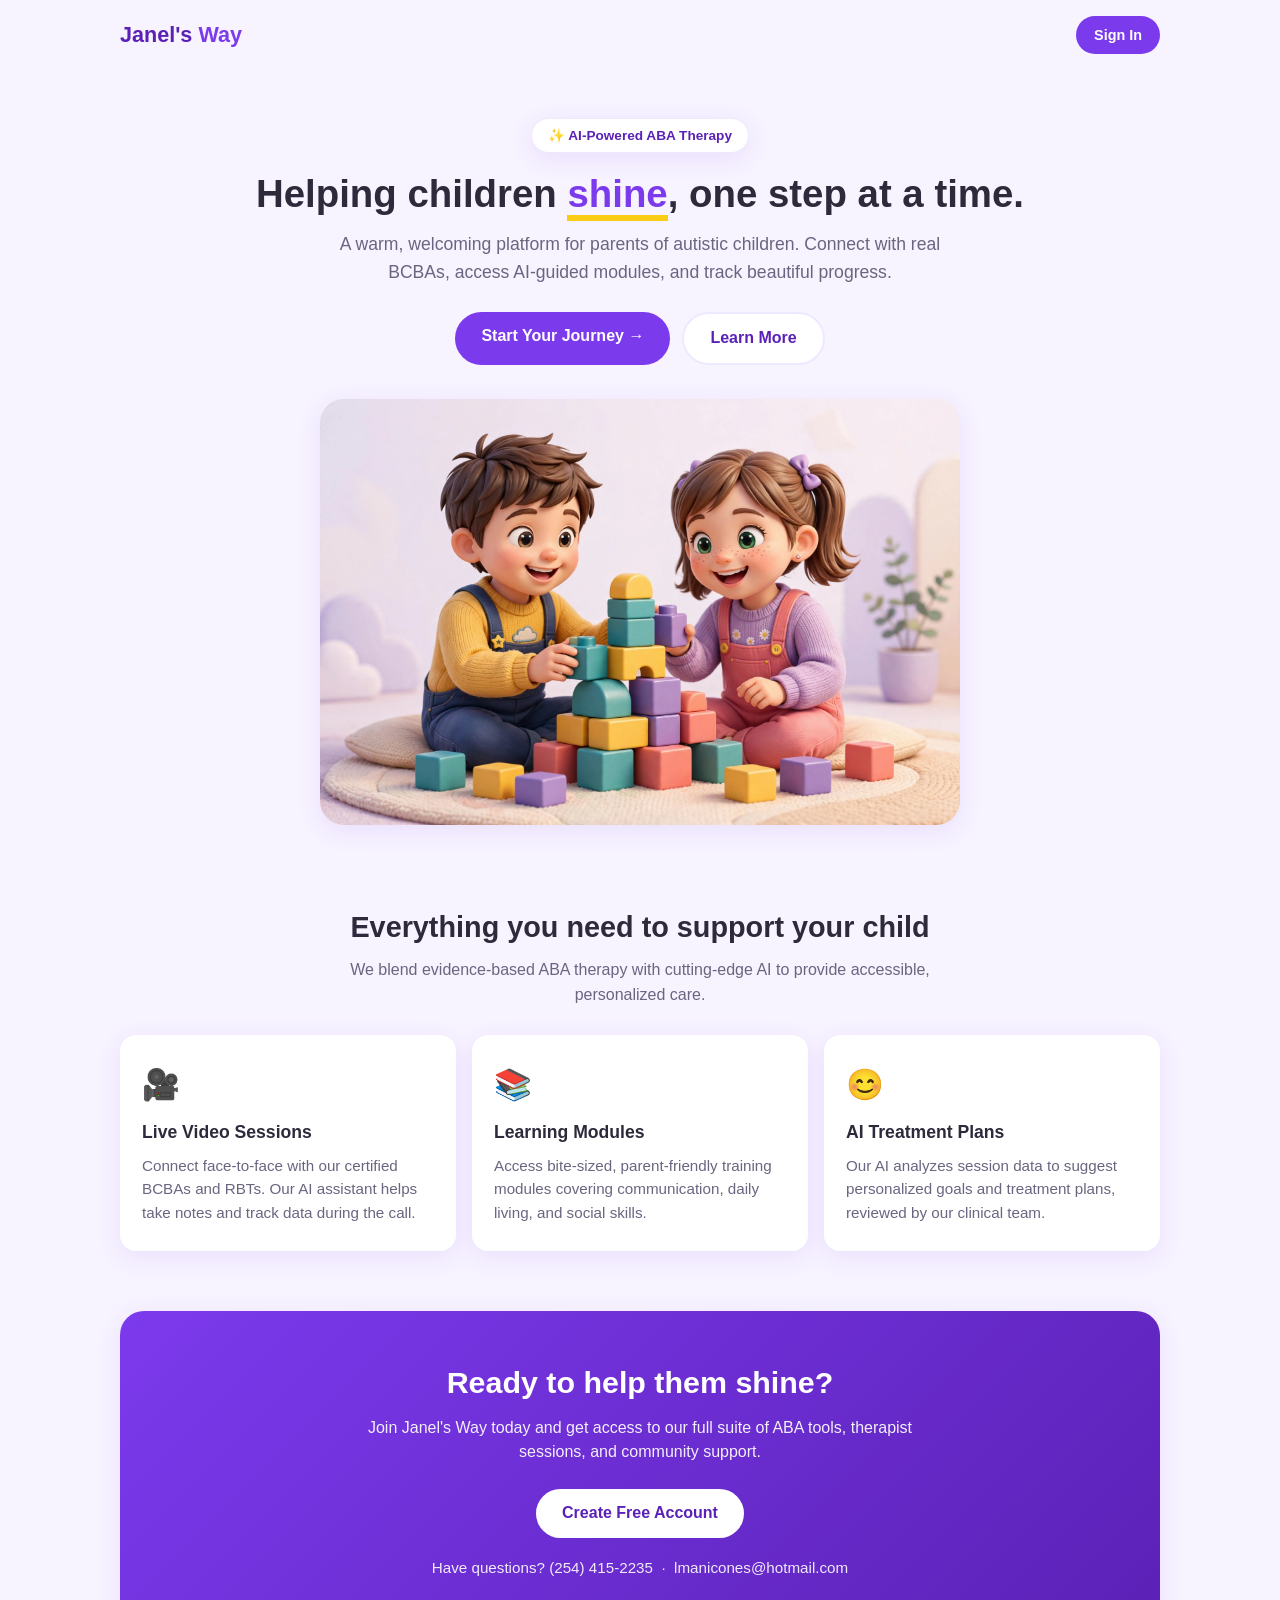
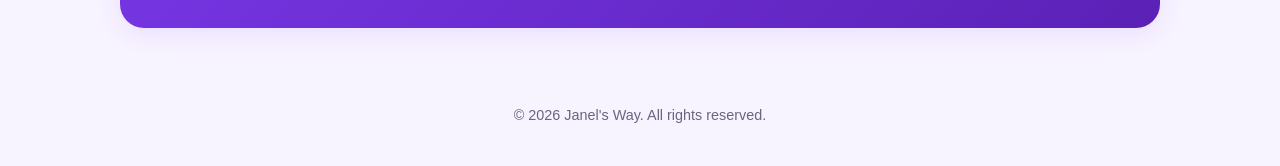
<file: index.html>
<!DOCTYPE html>
<html lang="en">
<head>
  <meta charset="UTF-8">
  <meta name="viewport" content="width=device-width, initial-scale=1.0">
  <title>Janel's Way — AI-Powered ABA Therapy</title>
  <meta name="description" content="A warm, welcoming platform for parents of autistic children. Connect with real BCBAs, access AI-guided modules, and track beautiful progress.">
  <link rel="stylesheet" href="style.css">
</head>
<body>
  <header class="site-header">
    <a class="logo" href="index.html">Janel's <span>Way</span></a>
    <a class="btn btn-sm" href="login.html">Sign In</a>
  </header>

  <main class="wrap">
    <section class="hero">
      <span class="badge">✨ AI-Powered ABA Therapy</span>
      <h1>Helping children <span class="shine">shine</span>, one step at a time.</h1>
      <p class="sub">A warm, welcoming platform for parents of autistic children. Connect with real BCBAs, access AI-guided modules, and track beautiful progress.</p>
      <div class="cta-row">
        <a class="btn" href="login.html">Start Your Journey →</a>
        <a class="btn btn-outline" href="#features">Learn More</a>
      </div>
      <img src="hero-kids.webp" alt="Two happy children playing together with colorful building blocks">
    </section>

    <section class="features" id="features">
      <h2>Everything you need to support your child</h2>
      <p class="lead">We blend evidence-based ABA therapy with cutting-edge AI to provide accessible, personalized care.</p>
      <div class="cards">
        <div class="card">
          <div class="icon">🎥</div>
          <h3>Live Video Sessions</h3>
          <p>Connect face-to-face with our certified BCBAs and RBTs. Our AI assistant helps take notes and track data during the call.</p>
        </div>
        <div class="card">
          <div class="icon">📚</div>
          <h3>Learning Modules</h3>
          <p>Access bite-sized, parent-friendly training modules covering communication, daily living, and social skills.</p>
        </div>
        <div class="card">
          <div class="icon">😊</div>
          <h3>AI Treatment Plans</h3>
          <p>Our AI analyzes session data to suggest personalized goals and treatment plans, reviewed by our clinical team.</p>
        </div>
      </div>
    </section>

    <section class="cta-banner">
      <h2>Ready to help them shine?</h2>
      <p>Join Janel's Way today and get access to our full suite of ABA tools, therapist sessions, and community support.</p>
      <a class="btn btn-white" href="login.html">Create Free Account</a>
      <div class="contact">Have questions? (254) 415-2235 &nbsp;·&nbsp; lmanicones@hotmail.com</div>
    </section>
  </main>

  <footer>© 2026 Janel's Way. All rights reserved.</footer>
</body>
</html>
</file>
<file: style.css>
/* Janel's Way — shared styles. Warm purple on soft lavender, mobile-first. */
:root {
  --purple: #7C3AED;
  --purple-dark: #5B21B6;
  --purple-light: #EDE9FE;
  --lavender: #F7F3FF;
  --ink: #2E2A3B;
  --muted: #6B6580;
  --card: #FFFFFF;
  --yellow: #FACC15;
  --green: #16A34A;
  --amber: #D97706;
  --red: #DC2626;
  --radius: 16px;
  --shadow: 0 6px 24px rgba(124, 58, 237, 0.10);
}
* { box-sizing: border-box; }
body {
  margin: 0;
  font-family: -apple-system, BlinkMacSystemFont, "Segoe UI", Roboto, Helvetica, Arial, sans-serif;
  background: var(--lavender);
  color: var(--ink);
  line-height: 1.55;
}
a { color: var(--purple); }
.wrap { max-width: 1080px; margin: 0 auto; padding: 0 20px; }

/* Header */
.site-header {
  display: flex; align-items: center; justify-content: space-between;
  padding: 16px 20px; max-width: 1080px; margin: 0 auto;
}
.logo { font-weight: 800; font-size: 1.35rem; color: var(--purple-dark); text-decoration: none; }
.logo span { color: var(--purple); }
.btn {
  display: inline-block; border: none; cursor: pointer; text-decoration: none;
  background: var(--purple); color: #fff; font-weight: 700;
  padding: 12px 26px; border-radius: 999px; font-size: 1rem;
}
.btn:hover { background: var(--purple-dark); }
.btn-outline {
  background: #fff; color: var(--purple-dark);
  border: 2px solid var(--purple-light);
}
.btn-outline:hover { border-color: var(--purple); }
.btn-sm { padding: 8px 18px; font-size: 0.9rem; }
.btn-white { background: #fff; color: var(--purple-dark); }
.btn[disabled] { opacity: 0.55; cursor: not-allowed; }

/* Hero */
.hero { text-align: center; padding: 48px 20px 24px; max-width: 860px; margin: 0 auto; }
.badge {
  display: inline-block; background: #fff; border: 1px solid var(--purple-light);
  color: var(--purple-dark); font-weight: 700; font-size: 0.85rem;
  padding: 6px 16px; border-radius: 999px; margin-bottom: 18px;
  box-shadow: var(--shadow);
}
.hero h1 { font-size: 2.4rem; line-height: 1.2; margin: 0 0 14px; }
.hero h1 .shine { color: var(--purple); border-bottom: 6px solid var(--yellow); }
.hero p.sub { color: var(--muted); font-size: 1.1rem; max-width: 620px; margin: 0 auto 26px; }
.cta-row { display: flex; gap: 12px; justify-content: center; flex-wrap: wrap; margin-bottom: 34px; }
.hero img { width: 100%; max-width: 640px; border-radius: 24px; box-shadow: var(--shadow); }

/* Feature cards */
.features { padding: 48px 0 12px; text-align: center; }
.features h2 { font-size: 1.8rem; margin: 0 0 8px; }
.features p.lead { color: var(--muted); max-width: 640px; margin: 0 auto 28px; }
.cards { display: grid; grid-template-columns: 1fr; gap: 16px; }
@media (min-width: 720px) { .cards { grid-template-columns: repeat(3, 1fr); } }
.card {
  background: var(--card); border-radius: var(--radius);
  padding: 26px 22px; box-shadow: var(--shadow); text-align: left;
}
.card .icon { font-size: 1.9rem; margin-bottom: 10px; }
.card h3 { margin: 0 0 8px; font-size: 1.1rem; }
.card p { margin: 0; color: var(--muted); font-size: 0.95rem; }

/* CTA banner */
.cta-banner {
  margin: 48px 0; border-radius: 24px; padding: 48px 28px; text-align: center;
  background: linear-gradient(135deg, var(--purple) 0%, var(--purple-dark) 100%);
  color: #fff; box-shadow: var(--shadow);
}
.cta-banner h2 { margin: 0 0 10px; font-size: 1.9rem; }
.cta-banner p { opacity: 0.92; max-width: 560px; margin: 0 auto 24px; }
.cta-banner .contact { margin-top: 18px; font-size: 0.95rem; opacity: 0.9; }

footer { text-align: center; color: var(--muted); font-size: 0.9rem; padding: 28px 20px 40px; }

/* Forms */
.field { margin-bottom: 14px; }
.field label { display: block; font-weight: 600; margin-bottom: 6px; font-size: 0.92rem; }
.field input, .field select, .field textarea {
  width: 100%; padding: 12px 14px; border: 1.5px solid #DDD6F5; border-radius: 12px;
  font-size: 1rem; font-family: inherit; background: #fff;
}
.field input:focus, .field select:focus, .field textarea:focus {
  outline: none; border-color: var(--purple); box-shadow: 0 0 0 3px var(--purple-light);
}
textarea { min-height: 110px; resize: vertical; }
.form-card { background: #fff; border-radius: var(--radius); padding: 30px 26px; box-shadow: var(--shadow); max-width: 440px; margin: 40px auto; }
.form-card h2 { margin-top: 0; color: var(--purple-dark); }
.stars { color: #F59E0B; letter-spacing: 4px; margin: 6px 0 18px; }
.help { margin-top: 18px; font-size: 0.9rem; color: var(--muted); text-align: center; }
.error { background: #FEE2E2; color: #991B1B; padding: 10px 14px; border-radius: 10px; margin-bottom: 14px; font-size: 0.92rem; }
.notice { background: var(--purple-light); color: var(--purple-dark); padding: 10px 14px; border-radius: 10px; margin-bottom: 14px; font-size: 0.92rem; }
.demo-tag {
  display: inline-block; font-size: 0.75rem; font-weight: 700; text-transform: uppercase;
  letter-spacing: 0.06em; background: #FEF3C7; color: #92400E;
  padding: 3px 10px; border-radius: 999px; margin-bottom: 10px;
}

/* App shell */
.app { display: flex; min-height: 100vh; }
.sidebar {
  width: 220px; background: var(--purple-dark); color: #fff;
  padding: 24px 16px; flex-shrink: 0;
}
.sidebar .logo { color: #fff; display: block; margin-bottom: 26px; }
.sidebar .logo span { color: #DDD0FF; }
.sidebar nav a {
  display: block; color: #E4DCFF; text-decoration: none; font-weight: 600;
  padding: 10px 12px; border-radius: 10px; margin-bottom: 4px; font-size: 0.95rem;
}
.sidebar nav a:hover, .sidebar nav a.active { background: rgba(255,255,255,0.14); color: #fff; }
.sidebar .signout { margin-top: 26px; }
.sidebar .signout button {
  background: transparent; border: 1px solid rgba(255,255,255,0.35); color: #fff;
  border-radius: 10px; padding: 8px 14px; cursor: pointer; font-size: 0.9rem; width: 100%;
}
.main { flex: 1; padding: 28px 24px; max-width: 1000px; }
.main h1 { margin-top: 0; }
@media (max-width: 720px) {
  .app { flex-direction: column; }
  .sidebar { width: 100%; padding: 14px; }
  .sidebar nav { display: flex; overflow-x: auto; gap: 4px; }
  .sidebar nav a { white-space: nowrap; }
  .sidebar .logo { margin-bottom: 12px; }
  .sidebar .signout { margin-top: 10px; }
}
.stat-grid { display: grid; grid-template-columns: repeat(auto-fit, minmax(150px, 1fr)); gap: 14px; margin: 18px 0 26px; }
.stat { background: #fff; border-radius: var(--radius); padding: 18px; box-shadow: var(--shadow); }
.stat .num { font-size: 1.8rem; font-weight: 800; color: var(--purple-dark); }
.stat .lbl { color: var(--muted); font-size: 0.88rem; }
.list-card { background: #fff; border-radius: var(--radius); padding: 18px 20px; box-shadow: var(--shadow); margin-bottom: 12px; }
.list-card h3 { margin: 0 0 6px; }
.list-card .meta { color: var(--muted); font-size: 0.9rem; }
.pill {
  display: inline-block; font-size: 0.75rem; font-weight: 700; padding: 3px 12px;
  border-radius: 999px; text-transform: uppercase; letter-spacing: 0.05em;
}
.pill.draft { background: #E0E7FF; color: #3730A3; }
.pill.submitted { background: #FEF3C7; color: #92400E; }
.pill.approved { background: #D1FAE5; color: #065F46; }
.pill.scheduled { background: var(--purple-light); color: var(--purple-dark); }
.progress { height: 10px; background: #EDE9FE; border-radius: 999px; overflow: hidden; margin: 8px 0; }
.progress > div { height: 100%; background: linear-gradient(90deg, var(--purple), #A78BFA); border-radius: 999px; }
canvas.graph { width: 100%; height: 220px; background: #fff; border-radius: 12px; box-shadow: var(--shadow); }
.tally-row { display: flex; gap: 8px; margin-bottom: 8px; }
.tally-row input { flex: 1; }
table.data { width: 100%; border-collapse: collapse; background: #fff; border-radius: var(--radius); overflow: hidden; box-shadow: var(--shadow); }
table.data th, table.data td { text-align: left; padding: 12px 14px; border-bottom: 1px solid #F1EDFF; font-size: 0.93rem; }
table.data th { background: var(--purple-light); color: var(--purple-dark); }
.video-room { background: #1E1B2E; border-radius: var(--radius); padding: 20px; color: #fff; margin: 18px 0; }
.video-room .tiles { display: grid; grid-template-columns: 1fr; gap: 12px; }
@media (min-width: 720px) { .video-room .tiles { grid-template-columns: 1fr 1fr; } }
.video-tile {
  aspect-ratio: 16/9; background: #2E2A45; border-radius: 12px;
  display: flex; align-items: center; justify-content: center;
  color: #B9B3D6; font-size: 0.95rem; text-align: center; padding: 12px;
}
.video-tile video { width: 100%; height: 100%; object-fit: cover; border-radius: 12px; }
.controls { display: flex; gap: 10px; justify-content: center; margin-top: 14px; flex-wrap: wrap; }
.controls button {
  border: none; border-radius: 999px; padding: 10px 20px; font-weight: 700;
  cursor: pointer; background: #3B3560; color: #fff;
}
.controls button.end { background: var(--red); }
.fineprint { font-size: 0.82rem; color: var(--muted); margin-top: 26px; }
</file>
